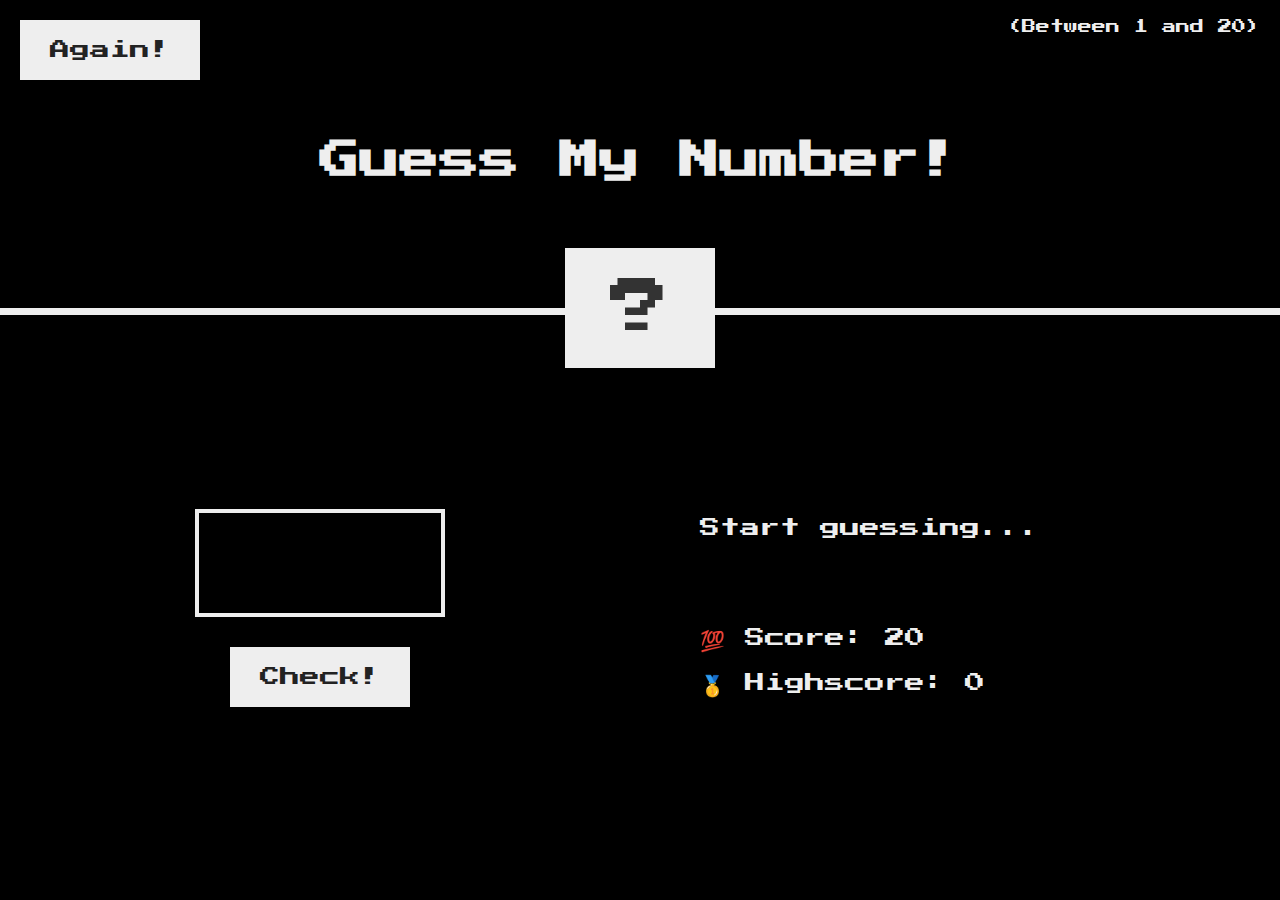
<file: project 1 (guess number)/index.html>
<!DOCTYPE html>
<html lang="en">
  <head>
    <meta charset="UTF-8" />
    <meta name="viewport" content="width=device-width, initial-scale=1.0" />
    <meta http-equiv="X-UA-Compatible" content="ie=edge" />
    <link rel="stylesheet" href="style.css" />
    <title>Guess My Number!</title>
  </head>
  <body>
    <header>
      <h1>Guess My Number!</h1>
      <p class="between">(Between 1 and 20)</p>
      <button class="btn again">Again!</button>
      <div class="number">?</div>
    </header>
    <main>
      <section class="left">
        <input type="number" class="guess" />
        <button class="btn check">Check!</button>
      </section>
      <section class="right">
        <p class="message">Start guessing...</p>
        <p class="label-score">💯 Score: <span class="score">20</span></p>
        <p class="label-highscore">
          🥇 Highscore: <span class="highscore">0</span>
        </p>
      </section>
    </main>
    <script src="script.js"></script>
  </body>
</html>
</file>
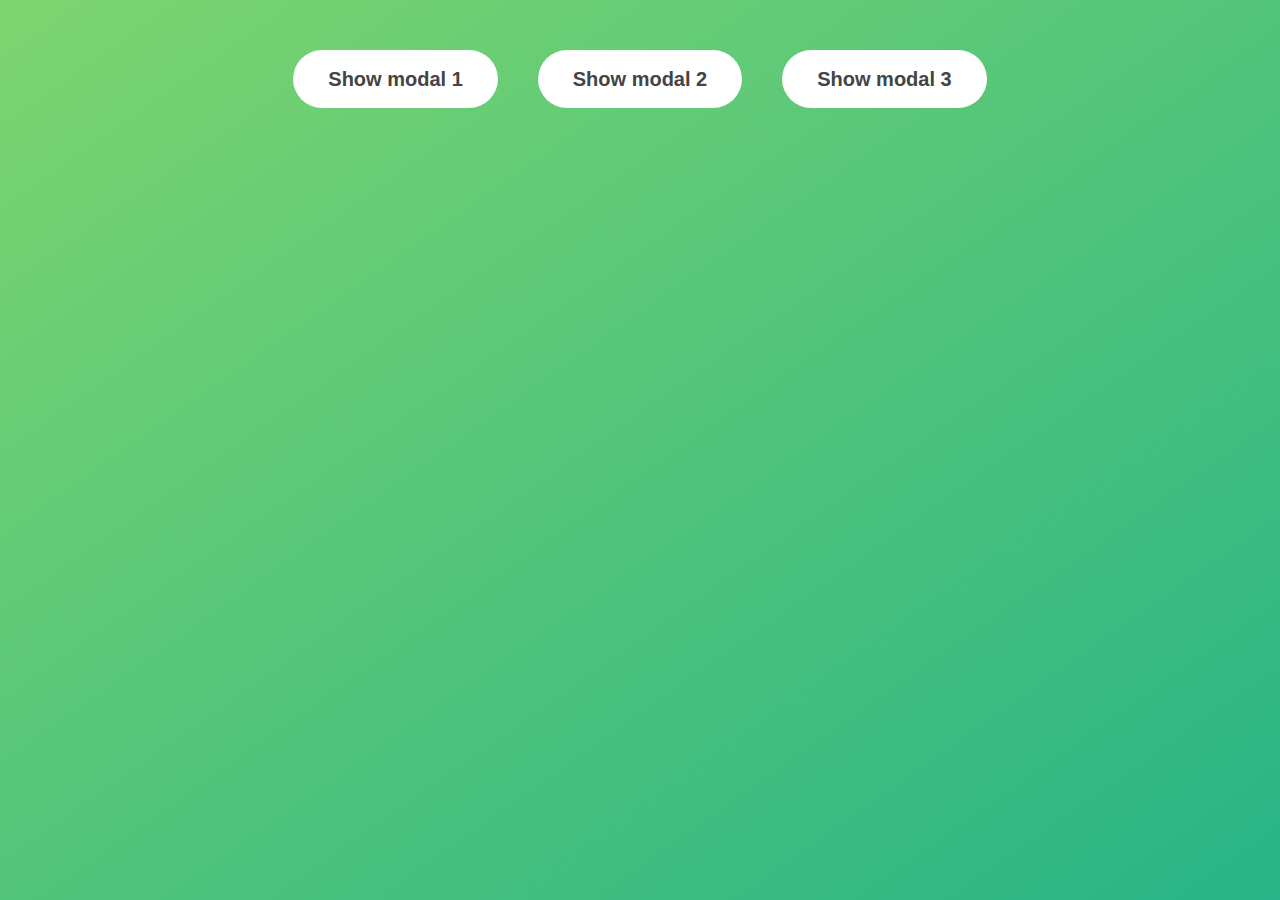
<file: project 2 (model window)/index.html>
<!DOCTYPE html>
<html lang="en">
  <head>
    <meta charset="UTF-8" />
    <meta name="viewport" content="width=device-width, initial-scale=1.0" />
    <meta http-equiv="X-UA-Compatible" content="ie=edge" />
    <link rel="stylesheet" href="style.css" />
    <title>Modal window</title>
  </head>
  <body>
    <button class="show-modal">Show modal 1</button>
    <button class="show-modal">Show modal 2</button>
    <button class="show-modal">Show modal 3</button>

    <div class="modal hidden">
      <button class="close-modal">&times;</button>
      <h1>I'm a modal window 😍</h1>
      <p>
        Lorem ipsum dolor sit amet, consectetur adipisicing elit, sed do eiusmod
        tempor incididunt ut labore et dolore magna aliqua. Ut enim ad minim
        veniam, quis nostrud exercitation ullamco laboris nisi ut aliquip ex ea
        commodo consequat. Duis aute irure dolor in reprehenderit in voluptate
        velit esse cillum dolore eu fugiat nulla pariatur. Excepteur sint
        occaecat cupidatat non proident, sunt in culpa qui officia deserunt
        mollit anim id est laborum.
      </p>
    </div>
    <div class="overlay hidden"></div>

    <script src="script.js"></script>
  </body>
</html>
</file>
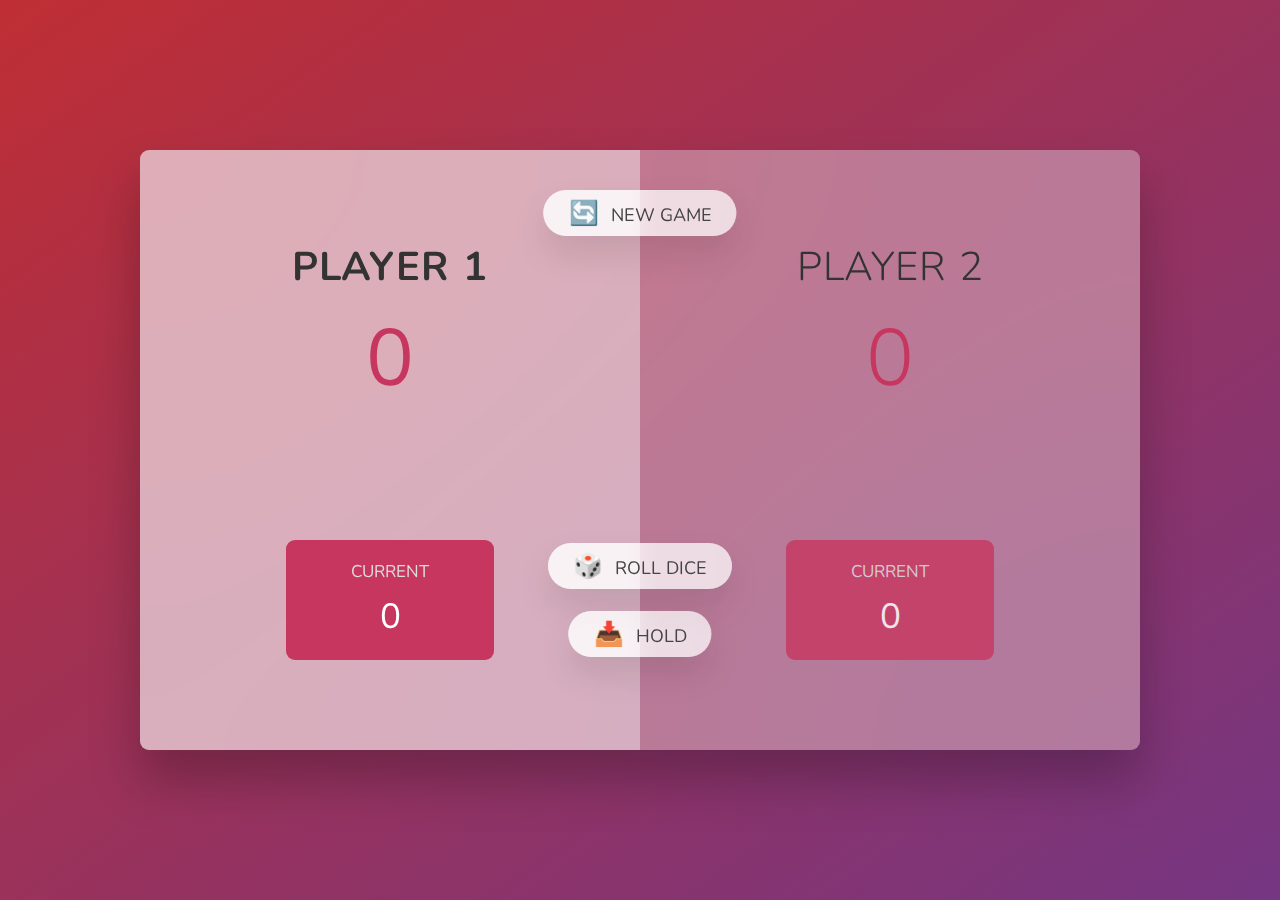
<file: project 3 (pig game)/index.html>
<!DOCTYPE html>
<html lang="en">
  <head>
    <meta charset="UTF-8" />
    <meta name="viewport" content="width=device-width, initial-scale=1.0" />
    <meta http-equiv="X-UA-Compatible" content="ie=edge" />
    <link rel="stylesheet" href="style.css" />
    <title>Pig Game</title>
  </head>
  <body>
    <main>
      <section class="player player--0 player--active">
        <h2 class="name" id="name--0">Player 1</h2>
        <p class="score" id="score--0">43</p>
        <div class="current">
          <p class="current-label">Current</p>
          <p class="current-score" id="current--0">0</p>
        </div>
      </section>
      <section class="player player--1">
        <h2 class="name" id="name--1">Player 2</h2>
        <p class="score" id="score--1">24</p>
        <div class="current">
          <p class="current-label">Current</p>
          <p class="current-score" id="current--1">0</p>
        </div>
      </section>

      <img src="dice-5.png" alt="Playing dice" class="dice" />
      <button class="btn btn--new">🔄 New game</button>
      <button class="btn btn--roll">🎲 Roll dice</button>
      <button class="btn btn--hold">📥 Hold</button>
    </main>
    <script src="script.js"></script>
  </body>
</html>
</file>
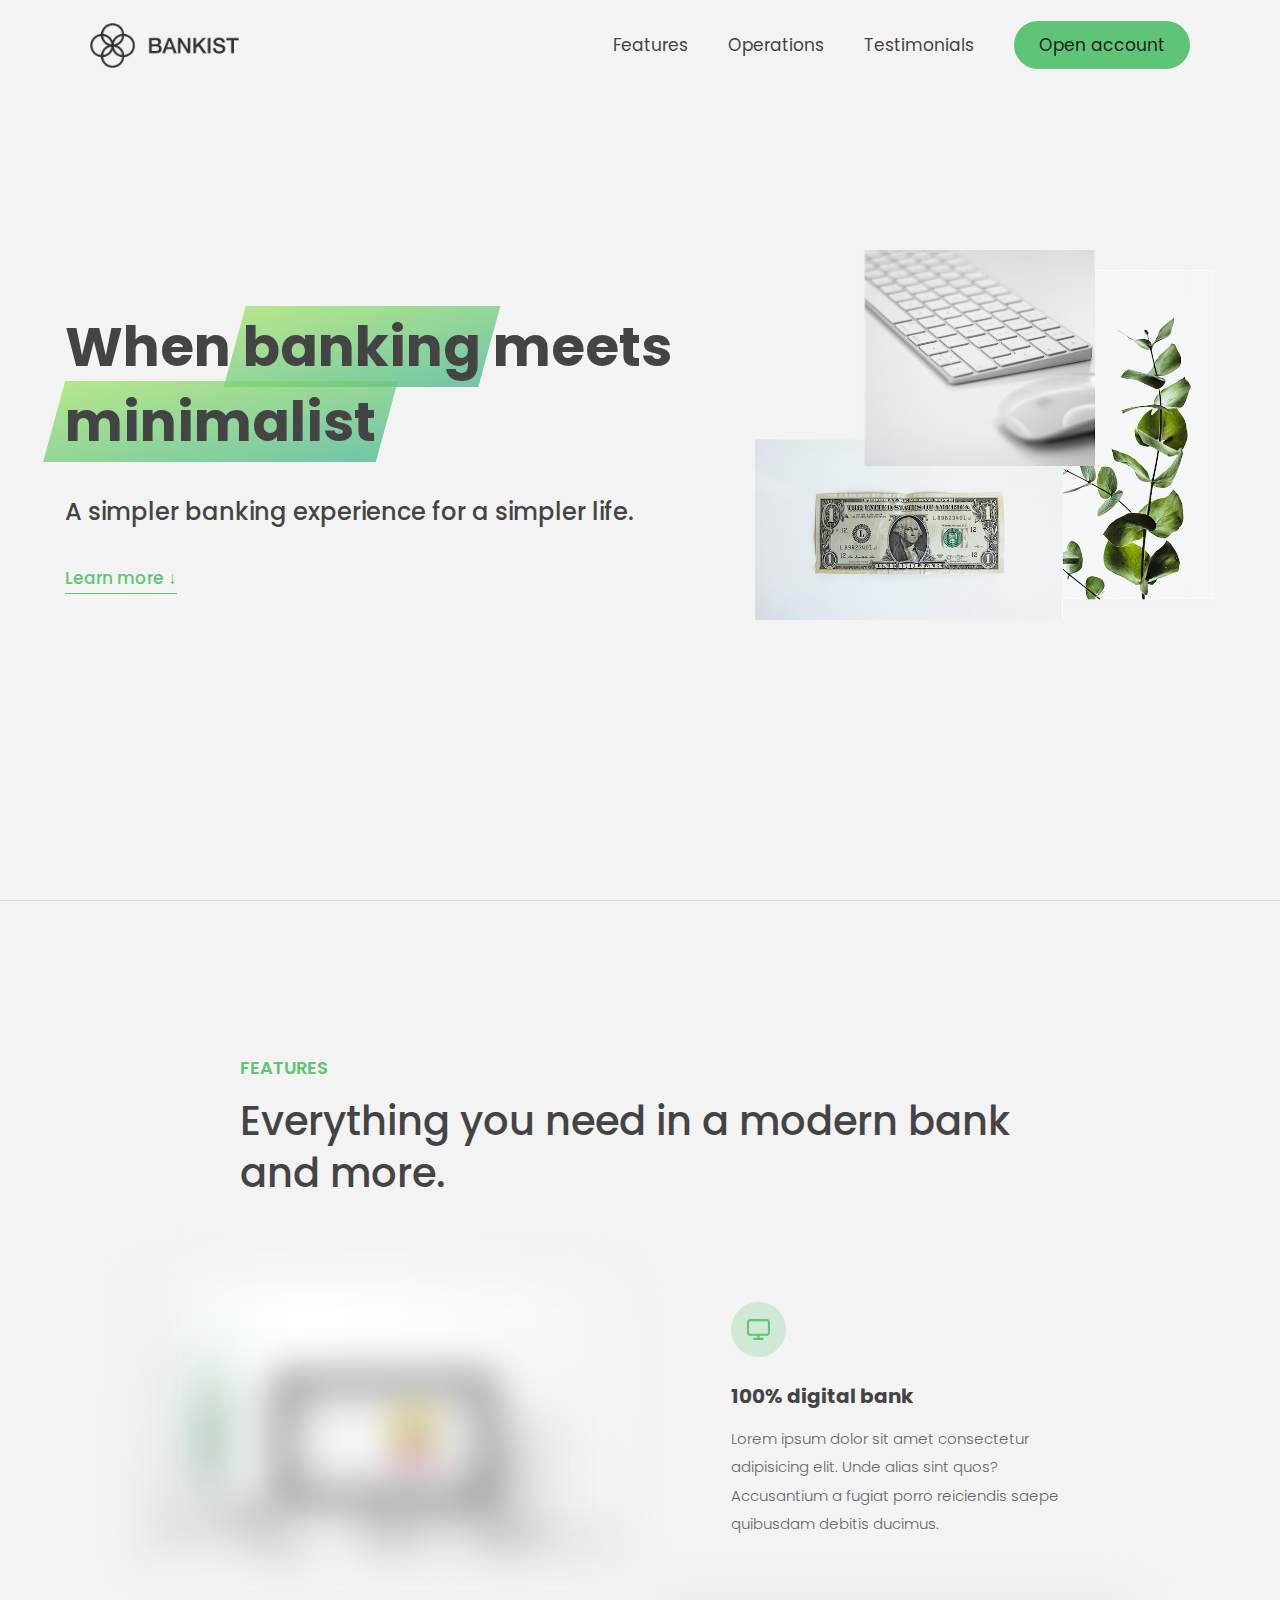
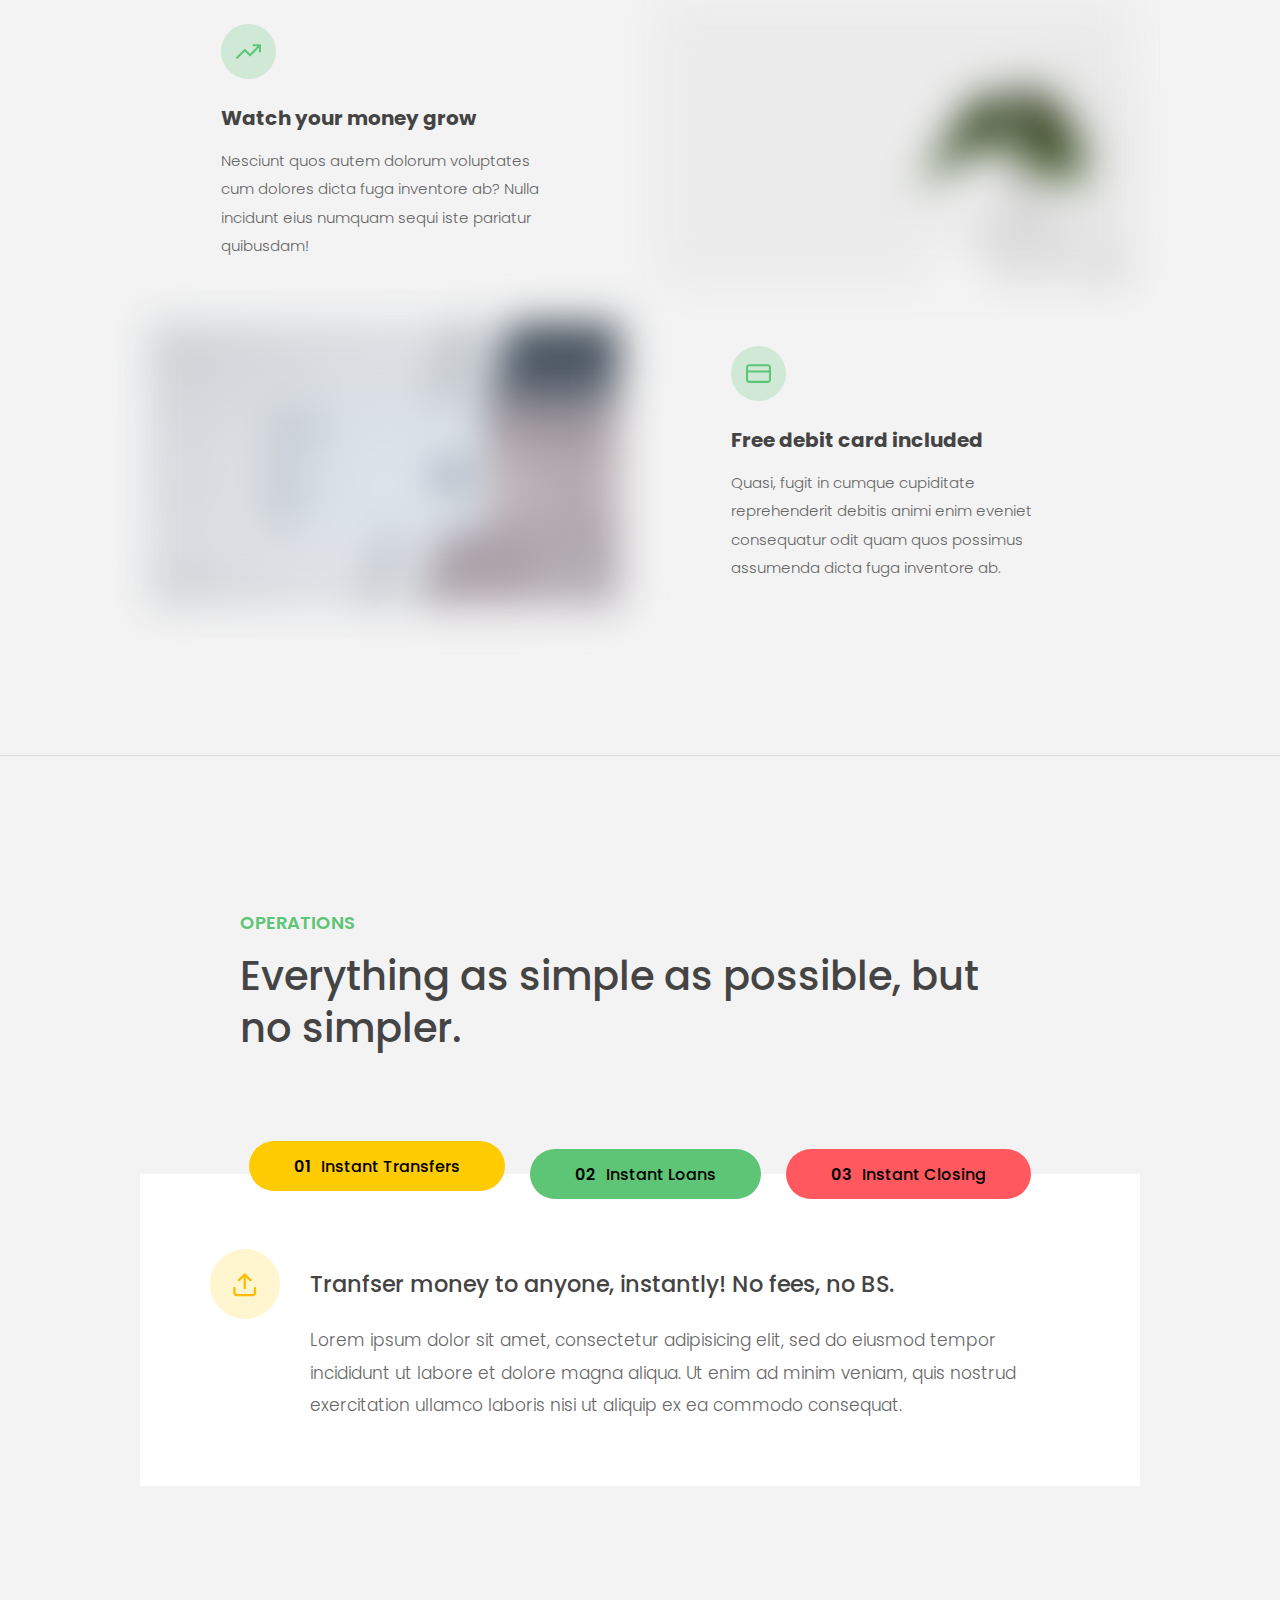
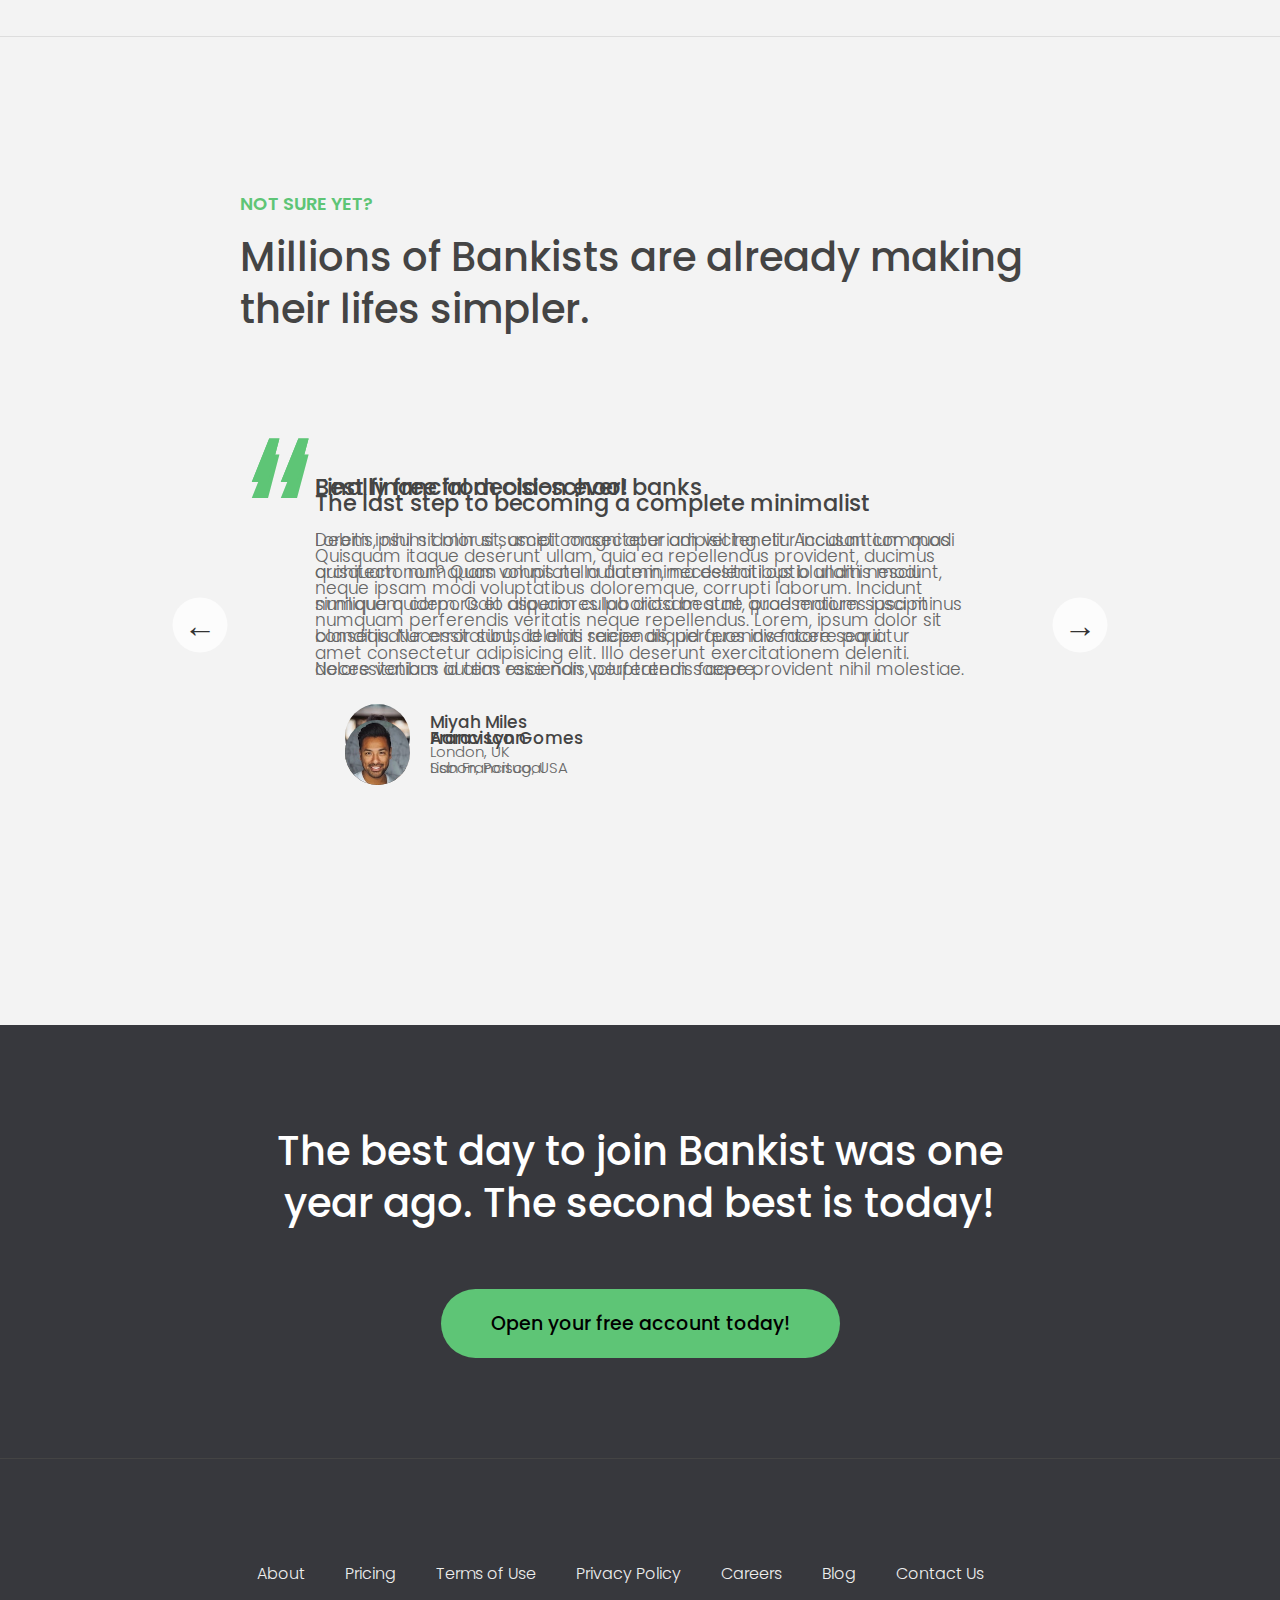
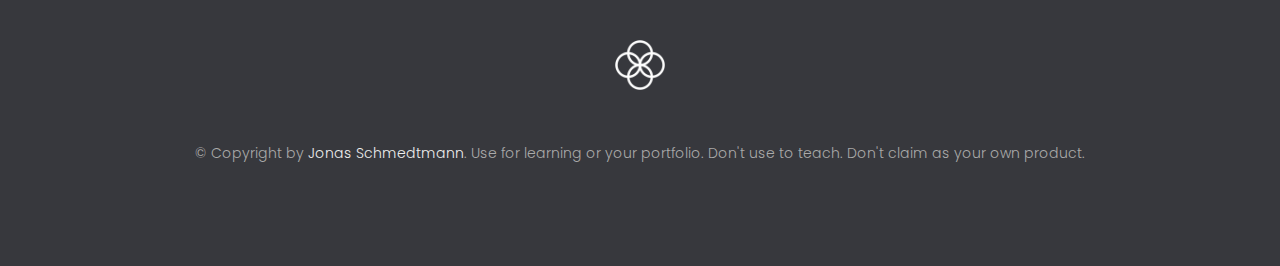
<file: project 4 (bankist website)/index.html>
<!DOCTYPE html>
<html lang="en">
  <head>
    <meta charset="UTF-8" />
    <meta name="viewport" content="width=device-width, initial-scale=1.0" />
    <meta http-equiv="X-UA-Compatible" content="ie=edge" />
    <link rel="shortcut icon" type="image/png" href="img/icon.png" />

    <link
      href="https://fonts.googleapis.com/css?family=Poppins:300,400,500,600&display=swap"
      rel="stylesheet"
    />
    <link rel="stylesheet" href="style.css" />
    <title>Bankist | When Banking meets Minimalist</title>
  </head>
  <body>
    <header class="header">
      <nav class="nav">
        <img
          src="img/logo.png"
          alt="Bankist logo"
          class="nav__logo"
          id="logo"
        />
        <ul class="nav__links">
          <li class="nav__item">
            <a class="nav__link" href="#section--1">Features</a>
          </li>
          <li class="nav__item">
            <a class="nav__link" href="#section--2">Operations</a>
          </li>
          <li class="nav__item">
            <a class="nav__link" href="#section--3">Testimonials</a>
          </li>
          <li class="nav__item">
            <a class="nav__link nav__link--btn btn--show-modal" href="#"
              >Open account</a
            >
          </li>
        </ul>
      </nav>

      <div class="header__title">
        <h1>
          When
          <!-- Green highlight effect -->
          <span class="highlight">banking</span>
          meets<br />
          <span class="highlight">minimalist</span>
        </h1>
        <h4>A simpler banking experience for a simpler life.</h4>
        <button class="btn--text btn--scroll-to">Learn more &DownArrow;</button>
        <img
          src="img/hero.png"
          class="header__img"
          alt="Minimalist bank items"
        />
      </div>
    </header>

    <section class="section" id="section--1">
      <div class="section__title">
        <h2 class="section__description">Features</h2>
        <h3 class="section__header">
          Everything you need in a modern bank and more.
        </h3>
      </div>

      <div class="features">
        <img
          src="img/digital-lazy.jpg"
          data-src="img/digital.jpg"
          alt="Computer"
          class="features__img lazy-img"
        />
        <div class="features__feature">
          <div class="features__icon">
            <svg>
              <use xlink:href="img/icons.svg#icon-monitor"></use>
            </svg>
          </div>
          <h5 class="features__header">100% digital bank</h5>
          <p>
            Lorem ipsum dolor sit amet consectetur adipisicing elit. Unde alias
            sint quos? Accusantium a fugiat porro reiciendis saepe quibusdam
            debitis ducimus.
          </p>
        </div>

        <div class="features__feature">
          <div class="features__icon">
            <svg>
              <use xlink:href="img/icons.svg#icon-trending-up"></use>
            </svg>
          </div>
          <h5 class="features__header">Watch your money grow</h5>
          <p>
            Nesciunt quos autem dolorum voluptates cum dolores dicta fuga
            inventore ab? Nulla incidunt eius numquam sequi iste pariatur
            quibusdam!
          </p>
        </div>
        <img
          src="img/grow-lazy.jpg"
          data-src="img/grow.jpg"
          alt="Plant"
          class="features__img lazy-img"
        />

        <img
          src="img/card-lazy.jpg"
          data-src="img/card.jpg"
          alt="Credit card"
          class="features__img lazy-img"
        />
        <div class="features__feature">
          <div class="features__icon">
            <svg>
              <use xlink:href="img/icons.svg#icon-credit-card"></use>
            </svg>
          </div>
          <h5 class="features__header">Free debit card included</h5>
          <p>
            Quasi, fugit in cumque cupiditate reprehenderit debitis animi enim
            eveniet consequatur odit quam quos possimus assumenda dicta fuga
            inventore ab.
          </p>
        </div>
      </div>
    </section>

    <section class="section" id="section--2">
      <div class="section__title">
        <h2 class="section__description">Operations</h2>
        <h3 class="section__header">
          Everything as simple as possible, but no simpler.
        </h3>
      </div>

      <div class="operations">
        <div class="operations__tab-container">
          <button
            class="btn operations__tab operations__tab--1 operations__tab--active"
            data-tab="1"
          >
            <span>01</span>Instant Transfers
          </button>
          <button class="btn operations__tab operations__tab--2" data-tab="2">
            <span>02</span>Instant Loans
          </button>
          <button class="btn operations__tab operations__tab--3" data-tab="3">
            <span>03</span>Instant Closing
          </button>
        </div>
        <div
          class="operations__content operations__content--1 operations__content--active"
        >
          <div class="operations__icon operations__icon--1">
            <svg>
              <use xlink:href="img/icons.svg#icon-upload"></use>
            </svg>
          </div>
          <h5 class="operations__header">
            Tranfser money to anyone, instantly! No fees, no BS.
          </h5>
          <p>
            Lorem ipsum dolor sit amet, consectetur adipisicing elit, sed do
            eiusmod tempor incididunt ut labore et dolore magna aliqua. Ut enim
            ad minim veniam, quis nostrud exercitation ullamco laboris nisi ut
            aliquip ex ea commodo consequat.
          </p>
        </div>

        <div class="operations__content operations__content--2">
          <div class="operations__icon operations__icon--2">
            <svg>
              <use xlink:href="img/icons.svg#icon-home"></use>
            </svg>
          </div>
          <h5 class="operations__header">
            Buy a home or make your dreams come true, with instant loans.
          </h5>
          <p>
            Duis aute irure dolor in reprehenderit in voluptate velit esse
            cillum dolore eu fugiat nulla pariatur. Excepteur sint occaecat
            cupidatat non proident, sunt in culpa qui officia deserunt mollit
            anim id est laborum.
          </p>
        </div>
        <div class="operations__content operations__content--3">
          <div class="operations__icon operations__icon--3">
            <svg>
              <use xlink:href="img/icons.svg#icon-user-x"></use>
            </svg>
          </div>
          <h5 class="operations__header">
            No longer need your account? No problem! Close it instantly.
          </h5>
          <p>
            Excepteur sint occaecat cupidatat non proident, sunt in culpa qui
            officia deserunt mollit anim id est laborum. Ut enim ad minim
            veniam, quis nostrud exercitation ullamco laboris nisi ut aliquip ex
            ea commodo consequat.
          </p>
        </div>
      </div>
    </section>

    <section class="section" id="section--3">
      <div class="section__title section__title--testimonials">
        <h2 class="section__description">Not sure yet?</h2>
        <h3 class="section__header">
          Millions of Bankists are already making their lifes simpler.
        </h3>
      </div>

      <div class="slider">
        <div class="slide slide--1">
          <div class="testimonial">
            <h5 class="testimonial__header">Best financial decision ever!</h5>
            <blockquote class="testimonial__text">
              Lorem ipsum dolor sit, amet consectetur adipisicing elit.
              Accusantium quas quisquam non? Quas voluptate nulla minima
              deleniti optio ullam nesciunt, numquam corporis et asperiores
              laboriosam sunt, praesentium suscipit blanditiis. Necessitatibus
              id alias reiciendis, perferendis facere pariatur dolore veniam
              autem esse non voluptatem saepe provident nihil molestiae.
            </blockquote>
            <address class="testimonial__author">
              <img src="img/user-1.jpg" alt="" class="testimonial__photo" />
              <h6 class="testimonial__name">Aarav Lynn</h6>
              <p class="testimonial__location">San Francisco, USA</p>
            </address>
          </div>
        </div>

        <div class="slide slide--2">
          <div class="testimonial">
            <h5 class="testimonial__header">
              The last step to becoming a complete minimalist
            </h5>
            <blockquote class="testimonial__text">
              Quisquam itaque deserunt ullam, quia ea repellendus provident,
              ducimus neque ipsam modi voluptatibus doloremque, corrupti
              laborum. Incidunt numquam perferendis veritatis neque repellendus.
              Lorem, ipsum dolor sit amet consectetur adipisicing elit. Illo
              deserunt exercitationem deleniti.
            </blockquote>
            <address class="testimonial__author">
              <img src="img/user-2.jpg" alt="" class="testimonial__photo" />
              <h6 class="testimonial__name">Miyah Miles</h6>
              <p class="testimonial__location">London, UK</p>
            </address>
          </div>
        </div>

        <div class="slide slide--3">
          <div class="testimonial">
            <h5 class="testimonial__header">
              Finally free from old-school banks
            </h5>
            <blockquote class="testimonial__text">
              Debitis, nihil sit minus suscipit magni aperiam vel tenetur
              incidunt commodi architecto numquam omnis nulla autem,
              necessitatibus blanditiis modi similique quidem. Odio aliquam
              culpa dicta beatae quod maiores ipsa minus consequatur error sunt,
              deleniti saepe aliquid quos inventore sequi. Necessitatibus id
              alias reiciendis, perferendis facere.
            </blockquote>
            <address class="testimonial__author">
              <img src="img/user-3.jpg" alt="" class="testimonial__photo" />
              <h6 class="testimonial__name">Francisco Gomes</h6>
              <p class="testimonial__location">Lisbon, Portugal</p>
            </address>
          </div>
        </div>

        <!-- <div class="slide"><img src="img/img-1.jpg" alt="Photo 1" /></div>
        <div class="slide"><img src="img/img-2.jpg" alt="Photo 2" /></div>
        <div class="slide"><img src="img/img-3.jpg" alt="Photo 3" /></div>
        <div class="slide"><img src="img/img-4.jpg" alt="Photo 4" /></div> -->
        <button class="slider__btn slider__btn--left">&larr;</button>
        <button class="slider__btn slider__btn--right">&rarr;</button>
        <div class="dots"></div>
      </div>
    </section>

    <section class="section section--sign-up">
      <div class="section__title">
        <h3 class="section__header">
          The best day to join Bankist was one year ago. The second best is
          today!
        </h3>
      </div>
      <button class="btn btn--show-modal">Open your free account today!</button>
    </section>

    <footer class="footer">
      <ul class="footer__nav">
        <li class="footer__item">
          <a class="footer__link" href="#">About</a>
        </li>
        <li class="footer__item">
          <a class="footer__link" href="#">Pricing</a>
        </li>
        <li class="footer__item">
          <a class="footer__link" href="#">Terms of Use</a>
        </li>
        <li class="footer__item">
          <a class="footer__link" href="#">Privacy Policy</a>
        </li>
        <li class="footer__item">
          <a class="footer__link" href="#">Careers</a>
        </li>
        <li class="footer__item">
          <a class="footer__link" href="#">Blog</a>
        </li>
        <li class="footer__item">
          <a class="footer__link" href="#">Contact Us</a>
        </li>
      </ul>
      <img src="img/icon.png" alt="Logo" class="footer__logo" />
      <p class="footer__copyright">
        &copy; Copyright by
        <a
          class="footer__link twitter-link"
          target="_blank"
          href="https://twitter.com/jonasschmedtman"
          >Jonas Schmedtmann</a
        >. Use for learning or your portfolio. Don't use to teach. Don't claim
        as your own product.
      </p>
    </footer>

    <div class="modal hidden">
      <button class="btn--close-modal">&times;</button>
      <h2 class="modal__header">
        Open your bank account <br />
        in just <span class="highlight">5 minutes</span>
      </h2>
      <form class="modal__form">
        <label>First Name</label>
        <input type="text" />
        <label>Last Name</label>
        <input type="text" />
        <label>Email Address</label>
        <input type="email" />
        <button class="btn">Next step &rarr;</button>
      </form>
    </div>
    <div class="overlay hidden"></div>

    <script src="script.js"></script>
  </body>
</html>
</file>
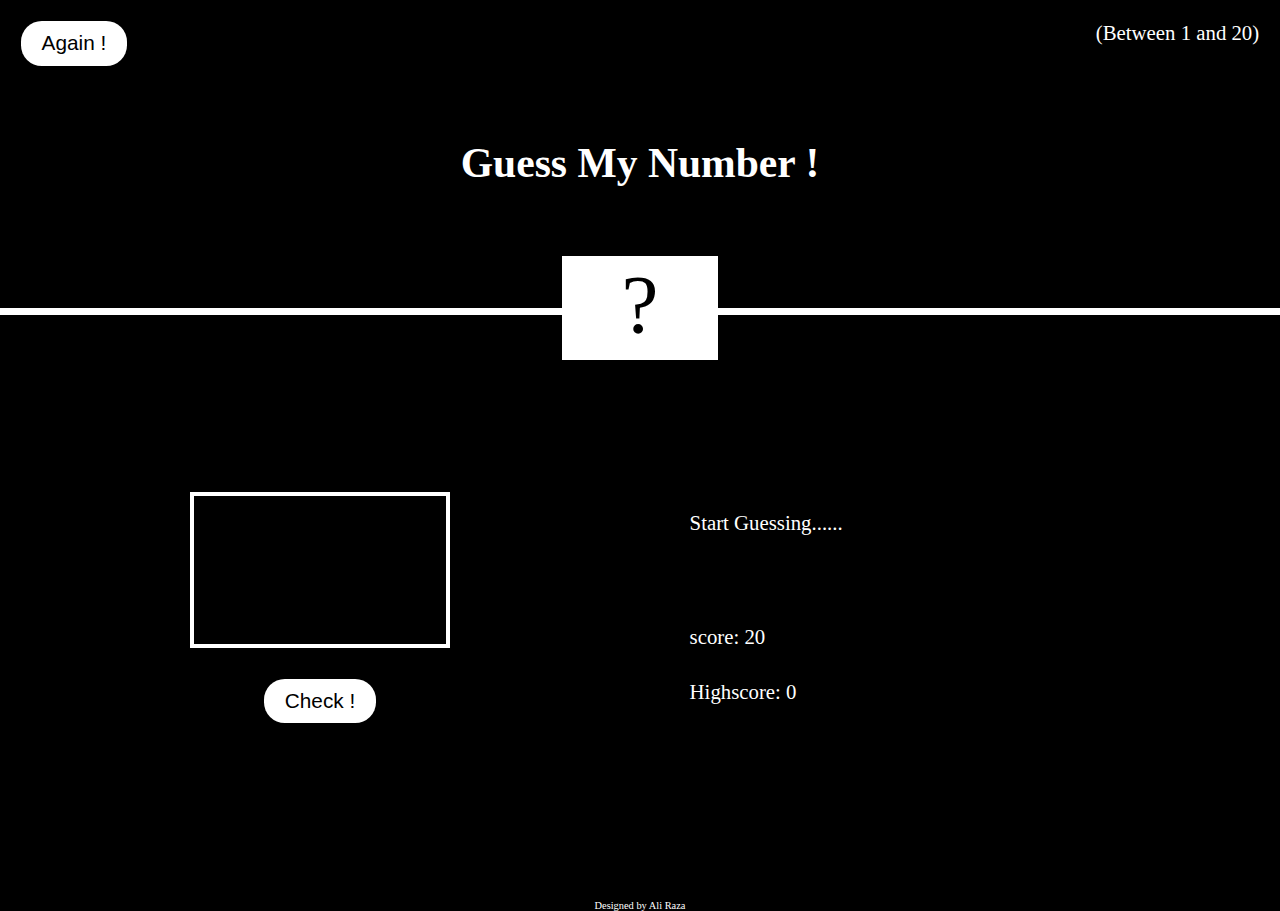
<file: practice projects/guess number/index.html>
<html lang="en">
  <head>
    <meta charset="UTF-8" />
    <meta http-equiv="X-UA-Compatible" content="IE=edge" />
    <meta name="viewport" content="width=device-width, initial-scale=1.0" />
    <title>Guess the number</title>
    <link rel="stylesheet" href="style.css" />
  </head>
  <body>
    <header>
      <h1>Guess My Number !</h1>
      <p class="between">(Between 1 and 20)</p>
      <button class="btn again">Again !</button>
      <div class="number">?</div>
    </header>

    <main>
      <section class="left">
        <input type="number" class="guess" />
        <button class="btn check">Check !</button>
      </section>
      <section class="right">
        <p class="message">Start Guessing......</p>
        <p class="label-score">score: <span class="score">20</span></p>
        <p class="label-highscore">
          Highscore: <span class="highscore">0</span>
        </p>
      </section>
    </main>
    <footer>Designed by Ali Raza</footer>
    <script src="script.js"></script>
  </body>
</html>
</file>
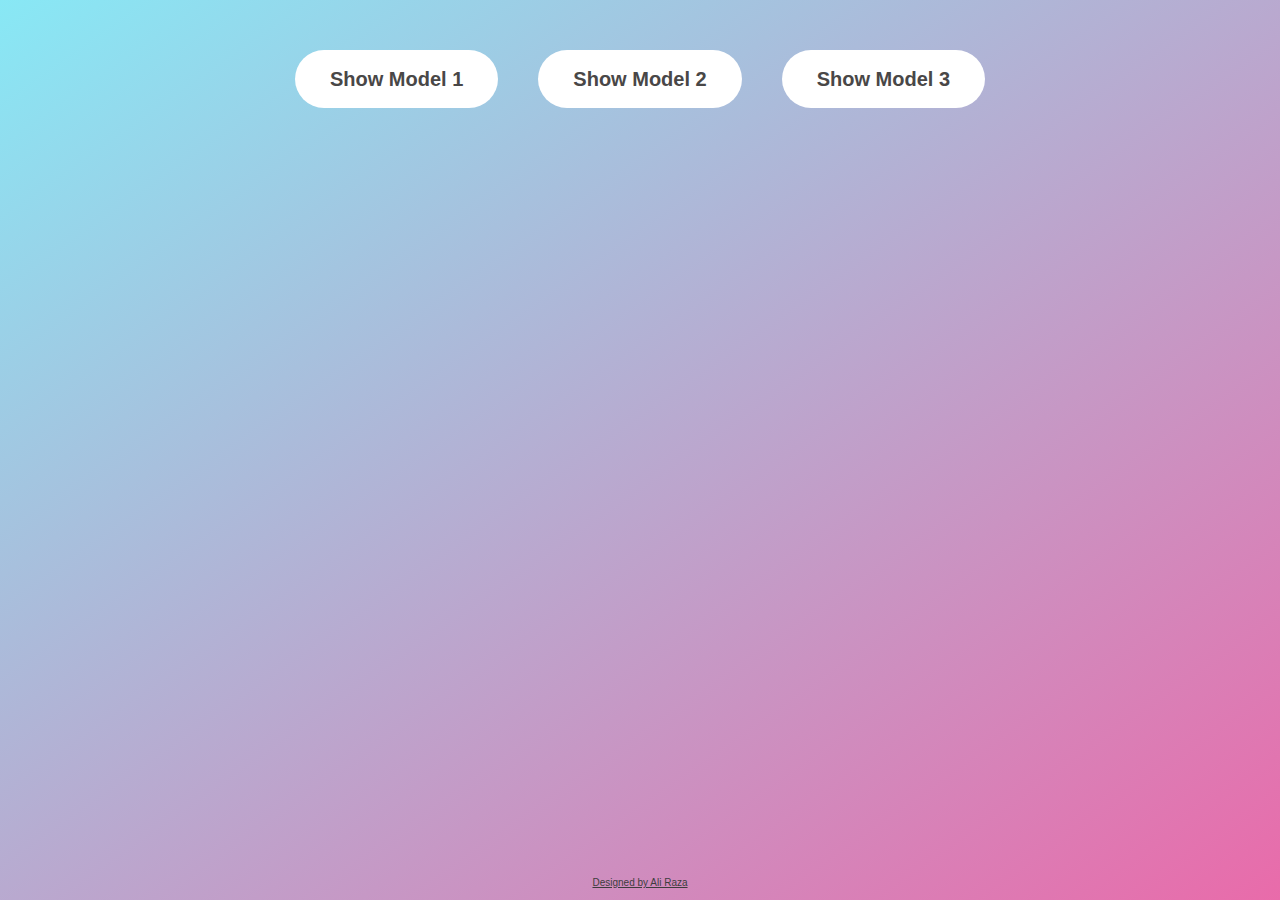
<file: practice projects/model window/index.html>
<html lang="en">
  <head>
    <meta charset="UTF-8" />
    <meta http-equiv="X-UA-Compatible" content="IE=edge" />
    <meta name="viewport" content="width=device-width, initial-scale=1.0" />
    <title>window model</title>
    <link rel="stylesheet" href="style.css" />
  </head>
  <body>
    <button class="show-model">Show Model 1</button>
    <button class="show-model">Show Model 2</button>
    <button class="show-model">Show Model 3</button>
    <div class="hidden model">
      <button class="close-model">&times;</button>
      <h1>I'm a Model Window</h1>
      <p>
        Lorem ipsum dolor sit amet, consectetur adipisicing elit, sed do eiusmod
        tempor incididunt ut labore et dolore magna aliqua. Ut enim ad minim
        veniam, quis nostrud exercitation ullamco laboris nisi ut aliquip ex ea
        commodo consequat. Duis aute irure dolor in reprehenderit in voluptate
        velit esse cillum dolore eu fugiat nulla pariatur. Excepteur sint
        occaecat cupidatat non proident, sunt in culpa qui officia deserunt
        mollit anim id est laborum.
      </p>
    </div>
    <div class="overlay hidden"></div>
    <footer>Designed by Ali Raza</footer>
    <script src="script.js"></script>
  </body>
</html>
</file>
<file: project 1 (guess number)/style.css>
@import url('https://fonts.googleapis.com/css?family=Press+Start+2P&display=swap');

* {
  margin: 0;
  padding: 0;
  box-sizing: inherit;
}

html {
  font-size: 62.5%;
  box-sizing: border-box;
}

body {
  font-family: 'Press Start 2P', sans-serif;
  color: #eee;
  background-color: black;
  /* background-color: #60b347; */
}

/* LAYOUT */
header {
  position: relative;
  height: 35vh;
  border-bottom: 7px solid #eee;
}

main {
  height: 65vh;
  color: #eee;
  display: flex;
  align-items: center;
  justify-content: space-around;
}

.left {
  width: 52rem;
  display: flex;
  flex-direction: column;
  align-items: center;
}

.right {
  width: 52rem;
  font-size: 2rem;
}

/* ELEMENTS STYLE */
h1 {
  font-size: 4rem;
  text-align: center;
  position: absolute;
  width: 100%;
  top: 52%;
  left: 50%;
  transform: translate(-50%, -50%);
}

.number {
  background: #eee;
  color: #333;
  font-size: 6rem;
  width: 15rem;
  padding: 3rem 0rem;
  text-align: center;
  position: absolute;
  bottom: 0;
  left: 50%;
  transform: translate(-50%, 50%);
}

.between {
  font-size: 1.4rem;
  position: absolute;
  top: 2rem;
  right: 2rem;
}

.again {
  position: absolute;
  top: 2rem;
  left: 2rem;
}

.guess {
  background: none;
  border: 4px solid #eee;
  font-family: inherit;
  color: inherit;
  font-size: 5rem;
  padding: 2.5rem;
  width: 25rem;
  text-align: center;
  display: block;
  margin-bottom: 3rem;
}

.btn {
  border: none;
  background-color: #eee;
  color: #222;
  font-size: 2rem;
  font-family: inherit;
  padding: 2rem 3rem;
  cursor: pointer;
}

.btn:hover {
  background-color: #ccc;
}

.message {
  margin-bottom: 8rem;
  height: 3rem;
}

.label-score {
  margin-bottom: 2rem;
}
</file>
<file: project 2 (model window)/style.css>
* {
  margin: 0;
  padding: 0;
  box-sizing: inherit;
}

html {
  font-size: 62.5%;
  box-sizing: border-box;
}

body {
  font-family: sans-serif;
  color: #333;
  line-height: 1.5;
  height: 100vh;
  position: relative;
  display: flex;
  align-items: flex-start;
  justify-content: center;
  background: linear-gradient(to top left, #28b487, #7dd56f);
}

.show-modal {
  font-size: 2rem;
  font-weight: 600;
  padding: 1.75rem 3.5rem;
  margin: 5rem 2rem;
  border: none;
  background-color: #fff;
  color: #444;
  border-radius: 10rem;
  cursor: pointer;
}

.close-modal {
  position: absolute;
  top: 1.2rem;
  right: 2rem;
  font-size: 5rem;
  color: #333;
  cursor: pointer;
  border: none;
  background: none;
}

h1 {
  font-size: 2.5rem;
  margin-bottom: 2rem;
}

p {
  font-size: 1.8rem;
}

/* -------------------------- */
/* CLASSES TO MAKE MODAL WORK */
.hidden {
  display: none;
}

.modal {
  position: absolute;
  top: 50%;
  left: 50%;
  transform: translate(-50%, -50%);
  width: 70%;

  background-color: white;
  padding: 6rem;
  border-radius: 5px;
  box-shadow: 0 3rem 5rem rgba(0, 0, 0, 0.3);
  z-index: 10;
}

.overlay {
  position: absolute;
  top: 0;
  left: 0;
  width: 100%;
  height: 100%;
  background-color: rgba(0, 0, 0, 0.6);
  backdrop-filter: blur(3px);
  z-index: 5;
}
</file>
<file: project 3 (pig game)/style.css>
@import url('https://fonts.googleapis.com/css2?family=Nunito&display=swap');

* {
  margin: 0;
  padding: 0;
  box-sizing: inherit;
}

html {
  font-size: 62.5%;
  box-sizing: border-box;
}

body {
  font-family: 'Nunito', sans-serif;
  font-weight: 400;
  height: 100vh;
  color: #333;
  background-image: linear-gradient(to top left, #753682 0%, #bf2e34 100%);
  display: flex;
  align-items: center;
  justify-content: center;
}

/* LAYOUT */
main {
  position: relative;
  width: 100rem;
  height: 60rem;
  background-color: rgba(255, 255, 255, 0.35);
  backdrop-filter: blur(200px);
  filter: blur();
  box-shadow: 0 3rem 5rem rgba(0, 0, 0, 0.25);
  border-radius: 9px;
  overflow: hidden;
  display: flex;
}

.player {
  flex: 50%;
  padding: 9rem;
  display: flex;
  flex-direction: column;
  align-items: center;
  transition: all 0.75s;
}

/* ELEMENTS */
.name {
  position: relative;
  font-size: 4rem;
  text-transform: uppercase;
  letter-spacing: 1px;
  word-spacing: 2px;
  font-weight: 300;
  margin-bottom: 1rem;
}

.score {
  font-size: 8rem;
  font-weight: 300;
  color: #c7365f;
  margin-bottom: auto;
}

.player--active {
  background-color: rgba(255, 255, 255, 0.4);
}
.player--active .name {
  font-weight: 700;
}
.player--active .score {
  font-weight: 400;
}

.player--active .current {
  opacity: 1;
}

.current {
  background-color: #c7365f;
  opacity: 0.8;
  border-radius: 9px;
  color: #fff;
  width: 65%;
  padding: 2rem;
  text-align: center;
  transition: all 0.75s;
}

.current-label {
  text-transform: uppercase;
  margin-bottom: 1rem;
  font-size: 1.7rem;
  color: #ddd;
}

.current-score {
  font-size: 3.5rem;
}

/* ABSOLUTE POSITIONED ELEMENTS */
.btn {
  position: absolute;
  left: 50%;
  transform: translateX(-50%);
  color: #444;
  background: none;
  border: none;
  font-family: inherit;
  font-size: 1.8rem;
  text-transform: uppercase;
  cursor: pointer;
  font-weight: 400;
  transition: all 0.2s;

  background-color: white;
  background-color: rgba(255, 255, 255, 0.6);
  backdrop-filter: blur(10px);

  padding: 0.7rem 2.5rem;
  border-radius: 50rem;
  box-shadow: 0 1.75rem 3.5rem rgba(0, 0, 0, 0.1);
}

.btn::first-letter {
  font-size: 2.4rem;
  display: inline-block;
  margin-right: 0.7rem;
}

.btn--new {
  top: 4rem;
}
.btn--roll {
  top: 39.3rem;
}
.btn--hold {
  top: 46.1rem;
}

.btn:active {
  transform: translate(-50%, 3px);
  box-shadow: 0 1rem 2rem rgba(0, 0, 0, 0.15);
}

.btn:focus {
  outline: none;
}

.dice {
  position: absolute;
  left: 50%;
  top: 16.5rem;
  transform: translateX(-50%);
  height: 10rem;
  box-shadow: 0 2rem 5rem rgba(0, 0, 0, 0.2);
}

.player--winner {
  background-color: #2f2f2f;
}

.player--winner .name {
  font-weight: 700;
  color: #c7365f;
}
.hidden {
  display: none;
}
</file>
<file: project 4 (bankist website)/style.css>
/* The page is NOT responsive. You can implement responsiveness yourself if you wanna have some fun 😃 */

:root {
  --color-primary: #5ec576;
  --color-secondary: #ffcb03;
  --color-tertiary: #ff585f;
  --color-primary-darker: #4bbb7d;
  --color-secondary-darker: #ffbb00;
  --color-tertiary-darker: #fd424b;
  --color-primary-opacity: #5ec5763a;
  --color-secondary-opacity: #ffcd0331;
  --color-tertiary-opacity: #ff58602d;
  --gradient-primary: linear-gradient(to top left, #39b385, #9be15d);
  --gradient-secondary: linear-gradient(to top left, #ffb003, #ffcb03);
}

* {
  margin: 0;
  padding: 0;
  box-sizing: inherit;
}

html {
  font-size: 62.5%;
  box-sizing: border-box;
}

body {
  font-family: 'Poppins', sans-serif;
  font-weight: 300;
  color: #444;
  line-height: 1.9;
  background-color: #f3f3f3;
}

/* GENERAL ELEMENTS */
.section {
  padding: 15rem 3rem;
  border-top: 1px solid #ddd;

  transition: transform 1s, opacity 1s;
}

.section--hidden {
  opacity: 0;
  transform: translateY(8rem);
}

.section__title {
  max-width: 80rem;
  margin: 0 auto 8rem auto;
}

.section__description {
  font-size: 1.8rem;
  font-weight: 600;
  text-transform: uppercase;
  color: var(--color-primary);
  margin-bottom: 1rem;
}

.section__header {
  font-size: 4rem;
  line-height: 1.3;
  font-weight: 500;
}

.btn {
  display: inline-block;
  background-color: var(--color-primary);
  font-size: 1.6rem;
  font-family: inherit;
  font-weight: 500;
  border: none;
  padding: 1.25rem 4.5rem;
  border-radius: 10rem;
  cursor: pointer;
  transition: all 0.3s;
}

.btn:hover {
  background-color: var(--color-primary-darker);
}

.btn--text {
  display: inline-block;
  background: none;
  font-size: 1.7rem;
  font-family: inherit;
  font-weight: 500;
  color: var(--color-primary);
  border: none;
  border-bottom: 1px solid currentColor;
  padding-bottom: 2px;
  cursor: pointer;
  transition: all 0.3s;
}

p {
  color: #666;
}

/* This is BAD for accessibility! Don't do in the real world! */
button:focus {
  outline: none;
}

img {
  transition: filter 0.5s;
}

.lazy-img {
  filter: blur(20px);
}

/* NAVIGATION */
.nav {
  display: flex;
  justify-content: space-between;
  align-items: center;
  height: 9rem;
  width: 100%;
  padding: 0 6rem;
  z-index: 100;
}

/* nav and stickly class at the same time */
.nav.sticky {
  position: fixed;
  background-color: rgba(255, 255, 255, 0.95);
}

.nav__logo {
  height: 4.5rem;
  transition: all 0.3s;
}

.nav__links {
  display: flex;
  align-items: center;
  list-style: none;
}

.nav__item {
  margin-left: 4rem;
}

.nav__link:link,
.nav__link:visited {
  font-size: 1.7rem;
  font-weight: 400;
  color: inherit;
  text-decoration: none;
  display: block;
  transition: all 0.3s;
}

.nav__link--btn:link,
.nav__link--btn:visited {
  padding: 0.8rem 2.5rem;
  border-radius: 3rem;
  background-color: var(--color-primary);
  color: #222;
}

.nav__link--btn:hover,
.nav__link--btn:active {
  color: inherit;
  background-color: var(--color-primary-darker);
  color: #333;
}

/* HEADER */
.header {
  padding: 0 3rem;
  height: 100vh;
  display: flex;
  flex-direction: column;
  align-items: center;
}

.header__title {
  flex: 1;

  max-width: 115rem;
  display: grid;
  grid-template-columns: 3fr 2fr;
  row-gap: 3rem;
  align-content: center;
  justify-content: center;

  align-items: start;
  justify-items: start;
}

h1 {
  font-size: 5.5rem;
  line-height: 1.35;
}

h4 {
  font-size: 2.4rem;
  font-weight: 500;
}

.header__img {
  width: 100%;
  grid-column: 2 / 3;
  grid-row: 1 / span 4;
  transform: translateY(-6rem);
}

.highlight {
  position: relative;
}

.highlight::after {
  display: block;
  content: '';
  position: absolute;
  bottom: 0;
  left: 0;
  height: 100%;
  width: 100%;
  z-index: -1;
  opacity: 0.7;
  transform: scale(1.07, 1.05) skewX(-15deg);
  background-image: var(--gradient-primary);
}

/* FEATURES */
.features {
  display: grid;
  grid-template-columns: 1fr 1fr;
  gap: 4rem;
  margin: 0 12rem;
}

.features__img {
  width: 100%;
}

.features__feature {
  align-self: center;
  justify-self: center;
  width: 70%;
  font-size: 1.5rem;
}

.features__icon {
  display: flex;
  align-items: center;
  justify-content: center;
  background-color: var(--color-primary-opacity);
  height: 5.5rem;
  width: 5.5rem;
  border-radius: 50%;
  margin-bottom: 2rem;
}

.features__icon svg {
  height: 2.5rem;
  width: 2.5rem;
  fill: var(--color-primary);
}

.features__header {
  font-size: 2rem;
  margin-bottom: 1rem;
}

/* OPERATIONS */
.operations {
  max-width: 100rem;
  margin: 12rem auto 0 auto;

  background-color: #fff;
}

.operations__tab-container {
  display: flex;
  justify-content: center;
}

.operations__tab {
  margin-right: 2.5rem;
  transform: translateY(-50%);
}

.operations__tab span {
  margin-right: 1rem;
  font-weight: 600;
  display: inline-block;
}

.operations__tab--1 {
  background-color: var(--color-secondary);
}

.operations__tab--1:hover {
  background-color: var(--color-secondary-darker);
}

.operations__tab--3 {
  background-color: var(--color-tertiary);
  margin: 0;
}

.operations__tab--3:hover {
  background-color: var(--color-tertiary-darker);
}

.operations__tab--active {
  transform: translateY(-66%);
}

.operations__content {
  display: none;

  /* JUST PRESENTATIONAL */
  font-size: 1.7rem;
  padding: 2.5rem 7rem 6.5rem 7rem;
}

.operations__content--active {
  display: grid;
  grid-template-columns: 7rem 1fr;
  column-gap: 3rem;
  row-gap: 0.5rem;
}

.operations__header {
  font-size: 2.25rem;
  font-weight: 500;
  align-self: center;
}

.operations__icon {
  display: flex;
  align-items: center;
  justify-content: center;
  height: 7rem;
  width: 7rem;
  border-radius: 50%;
}

.operations__icon svg {
  height: 2.75rem;
  width: 2.75rem;
}

.operations__content p {
  grid-column: 2;
}

.operations__icon--1 {
  background-color: var(--color-secondary-opacity);
}
.operations__icon--2 {
  background-color: var(--color-primary-opacity);
}
.operations__icon--3 {
  background-color: var(--color-tertiary-opacity);
}
.operations__icon--1 svg {
  fill: var(--color-secondary-darker);
}
.operations__icon--2 svg {
  fill: var(--color-primary);
}
.operations__icon--3 svg {
  fill: var(--color-tertiary);
}

/* SLIDER */
.slider {
  max-width: 100rem;
  height: 50rem;
  margin: 0 auto;
  position: relative;

  /* IN THE END */
  overflow: hidden;
}

.slide {
  position: absolute;
  top: 0;
  width: 100%;
  height: 50rem;

  display: flex;
  align-items: center;
  justify-content: center;

  /* THIS creates the animation! */
  transition: transform 1s;
}

.slide > img {
  /* Only for images that have different size than slide */
  width: 100%;
  height: 100%;
  object-fit: cover;
}

.slider__btn {
  position: absolute;
  top: 50%;
  z-index: 10;

  border: none;
  background: rgba(255, 255, 255, 0.7);
  font-family: inherit;
  color: #333;
  border-radius: 50%;
  height: 5.5rem;
  width: 5.5rem;
  font-size: 3.25rem;
  cursor: pointer;
}

.slider__btn--left {
  left: 6%;
  transform: translate(-50%, -50%);
}

.slider__btn--right {
  right: 6%;
  transform: translate(50%, -50%);
}

.dots {
  position: absolute;
  bottom: 5%;
  left: 50%;
  transform: translateX(-50%);
  display: flex;
}

.dots__dot {
  border: none;
  background-color: #b9b9b9;
  opacity: 0.7;
  height: 1rem;
  width: 1rem;
  border-radius: 50%;
  margin-right: 1.75rem;
  cursor: pointer;
  transition: all 0.5s;

  /* Only necessary when overlying images */
  /* box-shadow: 0 0.6rem 1.5rem rgba(0, 0, 0, 0.7); */
}

.dots__dot:last-child {
  margin: 0;
}

.dots__dot--active {
  /* background-color: #fff; */
  background-color: #888;
  opacity: 1;
}

/* TESTIMONIALS */
.testimonial {
  width: 65%;
  position: relative;
}

.testimonial::before {
  content: '\201C';
  position: absolute;
  top: -5.7rem;
  left: -6.8rem;
  line-height: 1;
  font-size: 20rem;
  font-family: inherit;
  color: var(--color-primary);
  z-index: -1;
}

.testimonial__header {
  font-size: 2.25rem;
  font-weight: 500;
  margin-bottom: 1.5rem;
}

.testimonial__text {
  font-size: 1.7rem;
  margin-bottom: 3.5rem;
  color: #666;
}

.testimonial__author {
  margin-left: 3rem;
  font-style: normal;

  display: grid;
  grid-template-columns: 6.5rem 1fr;
  column-gap: 2rem;
}

.testimonial__photo {
  grid-row: 1 / span 2;
  width: 6.5rem;
  border-radius: 50%;
}

.testimonial__name {
  font-size: 1.7rem;
  font-weight: 500;
  align-self: end;
  margin: 0;
}

.testimonial__location {
  font-size: 1.5rem;
}

.section__title--testimonials {
  margin-bottom: 4rem;
}

/* SIGNUP */
.section--sign-up {
  background-color: #37383d;
  border-top: none;
  border-bottom: 1px solid #444;
  text-align: center;
  padding: 10rem 3rem;
}

.section--sign-up .section__header {
  color: #fff;
  text-align: center;
}

.section--sign-up .section__title {
  margin-bottom: 6rem;
}

.section--sign-up .btn {
  font-size: 1.9rem;
  padding: 2rem 5rem;
}

/* FOOTER */
.footer {
  padding: 10rem 3rem;
  background-color: #37383d;
}

.footer__nav {
  list-style: none;
  display: flex;
  justify-content: center;
  margin-bottom: 5rem;
}

.footer__item {
  margin-right: 4rem;
}

.footer__link {
  font-size: 1.6rem;
  color: #eee;
  text-decoration: none;
}

.footer__logo {
  height: 5rem;
  display: block;
  margin: 0 auto;
  margin-bottom: 5rem;
}

.footer__copyright {
  font-size: 1.4rem;
  color: #aaa;
  text-align: center;
}

.footer__copyright .footer__link {
  font-size: 1.4rem;
}

/* MODAL WINDOW */
.modal {
  position: fixed;
  top: 50%;
  left: 50%;
  transform: translate(-50%, -50%);
  max-width: 60rem;
  background-color: #f3f3f3;
  padding: 5rem 6rem;
  box-shadow: 0 4rem 6rem rgba(0, 0, 0, 0.3);
  z-index: 1000;
  transition: all 0.5s;
}

.overlay {
  position: fixed;
  top: 0;
  left: 0;
  width: 100%;
  height: 100%;
  background-color: rgba(0, 0, 0, 0.5);
  backdrop-filter: blur(4px);
  z-index: 100;
  transition: all 0.5s;
}

.modal__header {
  font-size: 3.25rem;
  margin-bottom: 4.5rem;
  line-height: 1.5;
}

.modal__form {
  margin: 0 3rem;
  display: grid;
  grid-template-columns: 1fr 2fr;
  align-items: center;
  gap: 2.5rem;
}

.modal__form label {
  font-size: 1.7rem;
  font-weight: 500;
}

.modal__form input {
  font-size: 1.7rem;
  padding: 1rem 1.5rem;
  border: 1px solid #ddd;
  border-radius: 0.5rem;
}

.modal__form button {
  grid-column: 1 / span 2;
  justify-self: center;
  margin-top: 1rem;
}

.btn--close-modal {
  font-family: inherit;
  color: inherit;
  position: absolute;
  top: 0.5rem;
  right: 2rem;
  font-size: 4rem;
  cursor: pointer;
  border: none;
  background: none;
}

.hidden {
  visibility: hidden;
  opacity: 0;
}

/* COOKIE MESSAGE */
.cookie-message {
  display: flex;
  align-items: center;
  justify-content: space-evenly;
  width: 100%;
  background-color: white;
  color: #bbb;
  font-size: 1.5rem;
  font-weight: 400;
}
</file>
<file: practice projects/guess number/style.css>
* {
  margin: 0;
  padding: 0;
  box-sizing: inherit;
}

html {
  box-sizing: border-box;
  font-size: 65%;
}

body {
  color: white;
  background-color: black;
}

header {
  position: relative;
  border-bottom: 7px solid white;
  height: 35vh;
}

main {
  align-items: center;
  display: flex;
  justify-content: space-around;
  height: 65vh;
  color: white;
}

.left {
  width: 52rem;
  display: flex;
  flex-direction: column;
  align-items: center;
}

.right {
  width: 52rem;
  font-size: 2rem;
}

.between {
  font-size: 2rem;
  top: 2rem;
  right: 2rem;
  position: absolute;
}

.again {
  top: 2rem;
  left: 2rem;
  position: absolute;
}

h1 {
  text-align: center;
  font-size: 4rem;
  top: 45%;
  left: 50%;
  width: 100%;
  bottom: 20rem;
  position: absolute;
  transform: translate(-50%, 50%);
}

.number {
  background-color: white;
  color: black;
  width: 15rem;
  height: 10rem;
  font-size: 8rem;
  padding: 3rem, 0rem;
  text-align: center;
  position: absolute;
  bottom: 0;
  left: 50%;
  transform: translate(-50%, 50%);
}

.guess {
  width: 25rem;
  background: none;
  border: 4px solid white;
  text-align: center;
  color: white;
  font-size: 8rem;
  margin-bottom: 3rem;
  padding: 2.5rem;
  display: block;
}

.btn {
  border: none;
  cursor: pointer;
  background-color: white;
  color: black;
  font-size: 2rem;
  padding: 1rem 2rem;
  border-radius: 2rem;
}

.btn:hover {
  background-color: rgb(49, 47, 47);
  color: white;
}

.message {
  margin-bottom: 8rem;
  height: 3rem;
}

.label-score {
  margin-bottom: 3rem;
}
footer {
  text-align: center;
}
</file>
<file: practice projects/model window/style.css>
* {
  margin: 0;
  padding: 0;
  box-sizing: inherit;
}
html {
  box-sizing: border-box;
  font-size: 62.5%;
}
body {
  font-family: sans-serif;
  line-height: 1.5;
  color: rgb(61, 61, 61);
  display: flex;
  align-items: flex-start;
  position: relative;
  height: 100vh;
  justify-content: center;
  background: linear-gradient(
    to top left,
    rgb(233, 107, 170),
    rgb(136, 232, 245)
  );
}

.show-model {
  font-size: 2rem;
  font-weight: 600;
  padding: 1.75rem 3.5rem;
  margin: 5rem 2rem;
  border: none;
  background-color: white;
  color: rgb(73, 71, 71);
  border-radius: 10rem;
  cursor: pointer;
}
.show-model:hover {
  background-color: black;
  color: white;
}
.close-model {
  position: absolute;
  top: 1.2rem;
  right: 2rem;
  font-size: 5rem;
  border: none;
  background: none;
  cursor: pointer;
  color: #333;
}

h1 {
  font-size: 2.5rem;
  margin-bottom: 1.2rem;
}
p {
  font-size: 1.8rem;
}

.hidden {
  display: none;
}

.model {
  position: absolute;
  top: 50%;
  left: 50%;
  transform: translate(-50%, -50%);
  width: 70%;
  background-color: white;
  padding: 6rem;
  border-radius: 1rem;
  box-shadow: 0 3rem 5rem rgba(0, 0, 0, 0.3);
  z-index: 10;
}
.overlay {
  position: absolute;
  top: 0;
  left: 0;
  height: 100%;
  width: 100%;
  background-color: rgba(0, 0, 0, 0.6);
  backdrop-filter: blur(3px);
  z-index: 5;
}
footer {
  bottom: 10px;
  position: absolute;
  text-align: end;
  font-size: 1rem;
  text-decoration: underline;
}
</file>
